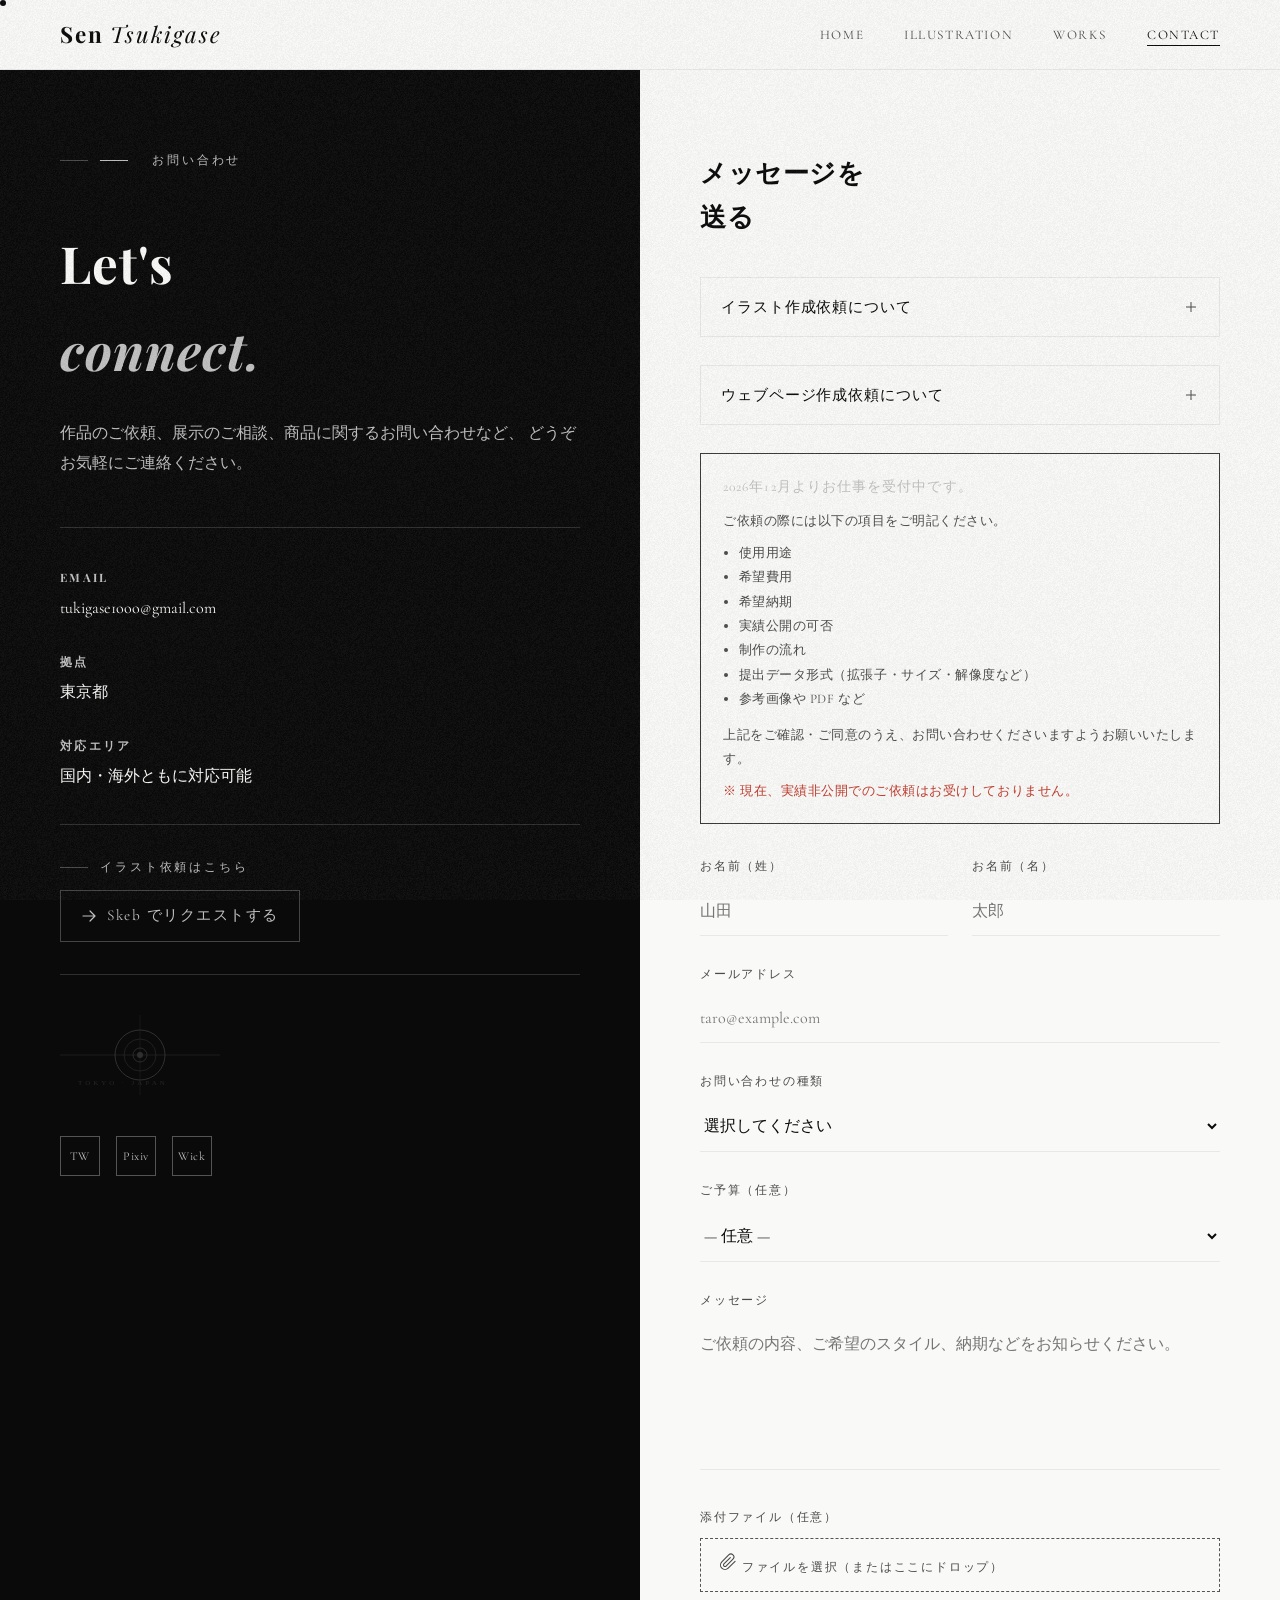
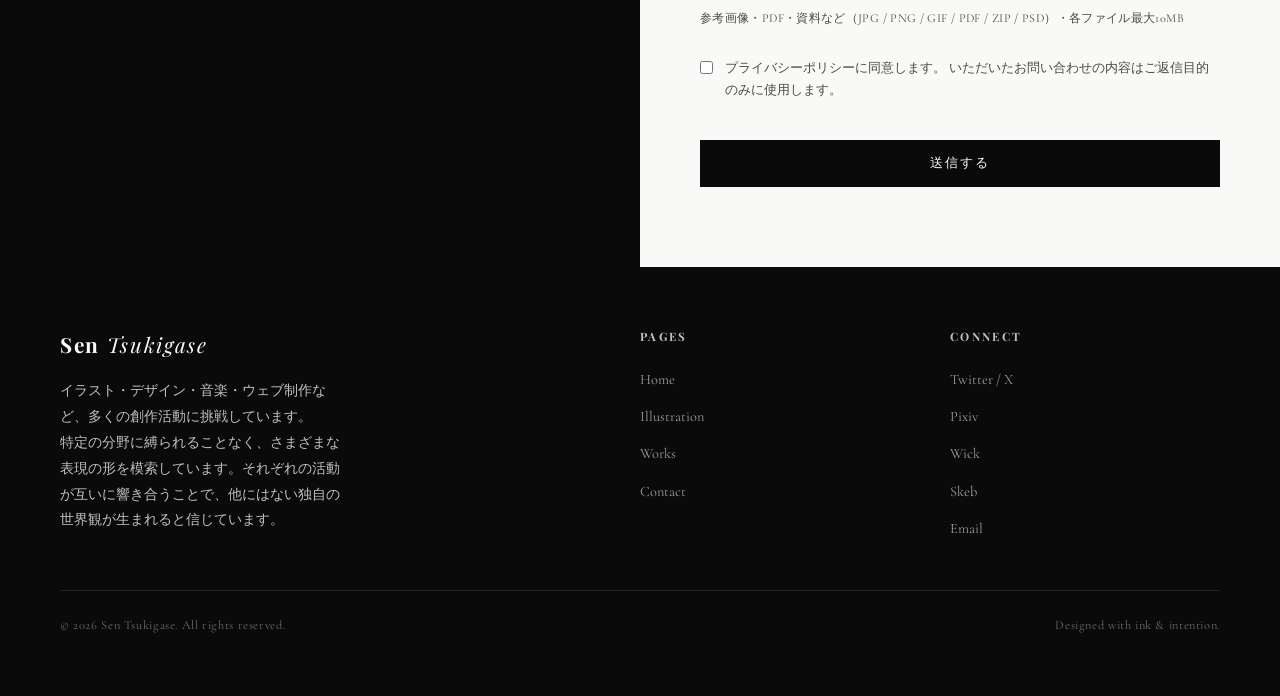
<file: contact.html>
<!DOCTYPE html>
<html lang="ja">
<head>
  <meta charset="UTF-8" />
  <meta name="viewport" content="width=device-width, initial-scale=1.0" />
  <title>Contact — Sen Tsukigase</title>
  <meta name="description" content="作品のご依頼、展示のご相談など、お気軽にご連絡ください。イラスト・ウェブページ作成の依頼を受け付けています。" />
  <meta property="og:type" content="website" />
  <meta property="og:title" content="Contact — Sen Tsukigase" />
  <meta property="og:description" content="作品のご依頼、展示のご相談など、お気軽にご連絡ください。イラスト・ウェブページ作成の依頼を受け付けています。" />
  <meta property="og:site_name" content="Sen Tsukigase" />
  <meta property="og:locale" content="ja_JP" />
  <meta name="twitter:card" content="summary_large_image" />
  <meta name="twitter:site" content="@Tukigase1000" />
  <meta name="twitter:title" content="Contact — Sen Tsukigase" />
  <meta name="twitter:description" content="作品のご依頼、展示のご相談など、お気軽にご連絡ください。イラスト・ウェブページ作成の依頼を受け付けています。" />
  <meta property="og:url" content="https://tukigases-sen.netlify.app/contact.html" />
  <meta property="og:image" content="https://tukigases-sen.netlify.app/images/ogp.jpg" />
  <meta name="twitter:image" content="https://tukigases-sen.netlify.app/images/ogp.jpg" />
  <link rel="preconnect" href="https://fonts.googleapis.com" />
  <link rel="preconnect" href="https://fonts.gstatic.com" crossorigin />
  <link href="https://fonts.googleapis.com/css2?family=Playfair+Display:ital,wght@0,400;0,700;1,400&family=Cormorant+Garamond:ital,wght@0,300;0,400;0,600;1,300;1,400&display=swap" rel="stylesheet" />
  <link rel="stylesheet" href="styles.css" />
  <style>
    .success-message {
      display: none;
      padding: 20px;
      background: #f0f0f0;
      border-left: 3px solid #333;
      margin-top: 24px;
      font-size: 0.9rem;
      letter-spacing: 0.05em;
      color: #444;
    }
    .success-message.visible { display: block; }

    /* ===== WEB INQUIRY ACCORDION ===== */
    .inquiry-accordion {
      border: 1px solid var(--pale);
      margin-bottom: 28px;
    }

    .inquiry-accordion summary {
      display: flex;
      align-items: center;
      justify-content: space-between;
      padding: 16px 20px;
      cursor: pointer;
      font-family: var(--font-serif);
      font-size: 0.95rem;
      letter-spacing: 0.06em;
      color: var(--black);
      list-style: none;
      user-select: none;
      transition: background 0.2s;
    }

    .inquiry-accordion summary::-webkit-details-marker { display: none; }

    .inquiry-accordion summary:hover { background: #f5f5f3; }

    .inquiry-accordion[open] summary { border-bottom: 1px solid var(--pale); }

    .accordion-icon {
      width: 16px;
      height: 16px;
      flex-shrink: 0;
      position: relative;
    }

    .accordion-icon::before,
    .accordion-icon::after {
      content: '';
      position: absolute;
      background: var(--mid);
      transition: transform 0.25s ease, opacity 0.25s ease;
    }

    .accordion-icon::before {
      width: 10px; height: 1px;
      top: 50%; left: 50%;
      transform: translate(-50%, -50%);
    }

    .accordion-icon::after {
      width: 1px; height: 10px;
      top: 50%; left: 50%;
      transform: translate(-50%, -50%);
    }

    .inquiry-accordion[open] .accordion-icon::after {
      transform: translate(-50%, -50%) rotate(90deg);
      opacity: 0;
    }

    .inquiry-accordion-body {
      padding: 24px 20px 20px;
      display: flex;
      flex-direction: column;
      gap: 24px;
    }

    .inquiry-section h4 {
      font-size: 0.72rem;
      letter-spacing: 0.2em;
      text-transform: uppercase;
      color: var(--mid);
      margin-bottom: 10px;
      font-family: var(--font-sans);
      font-weight: 400;
    }

    .inquiry-section p,
    .inquiry-section li {
      font-size: 0.88rem;
      color: var(--dark);
      line-height: 1.75;
      letter-spacing: 0.03em;
    }

    .inquiry-section ol,
    .inquiry-section ul {
      padding-left: 1.4em;
    }

    .inquiry-section li { margin-bottom: 4px; }

    .inquiry-section .note-list {
      list-style: none;
      padding-left: 0;
    }

    .inquiry-section .note-list li::before {
      content: '※ ';
      color: var(--mid);
    }

    .etc-note {
      text-align: right;
      font-size: 0.78rem;
      color: var(--mid);
      letter-spacing: 0.1em;
      margin-top: 4px;
    }

    /* ===== FILE UPLOAD ===== */
    .file-upload-label {
      display: flex;
      align-items: center;
      gap: 10px;
      padding: 14px 18px;
      border: 1px dashed #555;
      cursor: pointer;
      font-family: var(--font-sans);
      font-size: 0.84rem;
      color: var(--mid);
      letter-spacing: 0.04em;
      transition: border-color 0.2s, color 0.2s, background 0.2s;
      user-select: none;
    }
    .file-upload-label:hover,
    .file-upload-label.drag-over {
      border-color: var(--light);
      color: var(--light);
      background: rgba(255,255,255,0.03);
    }
    .file-upload-label.has-files {
      border-color: #888;
      color: var(--light);
    }
    .file-list {
      display: flex;
      flex-direction: column;
      gap: 6px;
      margin-top: 8px;
    }
    .file-item {
      display: flex;
      align-items: center;
      gap: 10px;
      padding: 9px 14px;
      border: 1px solid #3a3a3a;
      font-size: 0.82rem;
    }
    .file-item-icon { color: #666; flex-shrink: 0; }
    .file-item-name {
      flex: 1;
      color: var(--light);
      overflow: hidden;
      text-overflow: ellipsis;
      white-space: nowrap;
      letter-spacing: 0.02em;
    }
    .file-item-size {
      color: var(--mid);
      font-size: 0.74rem;
      flex-shrink: 0;
      letter-spacing: 0.03em;
    }
    .file-item-remove {
      background: none;
      border: none;
      color: #666;
      cursor: pointer;
      font-size: 1rem;
      line-height: 1;
      padding: 0 2px;
      flex-shrink: 0;
      transition: color 0.15s;
    }
    .file-item-remove:hover { color: #ccc; }
  </style>
</head>
<body>

  <!-- ===== HEADER ===== -->
  <header>
    <a href="index.html" class="logo">Sen <span>Tsukigase</span></a>
    <nav>
      <ul>
        <li><a href="index.html">Home</a></li>
        <li><a href="illustration.html">Illustration</a></li>
        <li><a href="works.html">Works</a></li>
        <li><a href="contact.html" class="active">Contact</a></li>
      </ul>
    </nav>
  </header>

  <main>

    <div class="contact-layout">

      <!-- LEFT: INFO -->
      <div class="contact-info" data-reveal="left">
        <p class="section-label" style="color:var(--light);">
          <span style="display:inline-block;width:28px;height:1px;background:var(--light);vertical-align:middle;margin-right:12px;"></span>
          お問い合わせ
        </p>
        <h1>Let's<br><em style="font-style:italic;color:var(--light);">connect.</em></h1>
        <p>
          作品のご依頼、展示のご相談、商品に関するお問い合わせなど、
          どうぞお気軽にご連絡ください。
        </p>

        <div class="divider-h"></div>

        <div class="contact-detail">
          <div class="contact-detail-item">
            <h4>Email</h4>
            <p>tukigase1ooo@gmail.com</p>
          </div>
          <div class="contact-detail-item">
            <h4>拠点</h4>
            <p>東京都</p>
          </div>
          <div class="contact-detail-item">
            <h4>対応エリア</h4>
            <p>国内・海外ともに対応可能</p>
          </div>
        </div>

        <div class="divider-h"></div>

        <!-- Skeb -->
        <div style="margin-bottom: 8px;">
          <p class="section-label" style="color:var(--light);margin-bottom:12px;">イラスト依頼はこちら</p>
          <a href="https://skeb.jp/@TukiTuki1000" target="_blank" rel="noopener noreferrer"
            style="display:inline-flex;align-items:center;gap:10px;padding:12px 20px;border:1px solid #444;color:var(--light);font-family:'Cormorant Garamond',serif;font-size:0.95rem;letter-spacing:0.1em;text-decoration:none;transition:border-color 0.2s,color 0.2s;"
            onmouseover="this.style.borderColor='#aaa';this.style.color='#fff'"
            onmouseout="this.style.borderColor='#444';this.style.color=''">
            <svg width="16" height="16" viewBox="0 0 16 16" fill="none" xmlns="http://www.w3.org/2000/svg">
              <path d="M2 8 L14 8 M9 3 L14 8 L9 13" stroke="currentColor" stroke-width="1.2" stroke-linecap="round" stroke-linejoin="round"/>
            </svg>
            Skeb でリクエストする
          </a>
        </div>

        <div class="divider-h"></div>

        <!-- Decorative illustration -->
        <svg width="160" height="80" viewBox="0 0 160 80" xmlns="http://www.w3.org/2000/svg" style="opacity:0.3;margin-top:8px;">
          <line x1="0" y1="40" x2="160" y2="40" stroke="#888" stroke-width="0.5"/>
          <circle cx="80" cy="40" r="25" fill="none" stroke="#888" stroke-width="1"/>
          <circle cx="80" cy="40" r="16" fill="none" stroke="#666" stroke-width="0.8"/>
          <circle cx="80" cy="40" r="7" fill="none" stroke="#777" stroke-width="1"/>
          <line x1="80" y1="0" x2="80" y2="80" stroke="#666" stroke-width="0.5"/>
          <circle cx="80" cy="40" r="3" fill="#888"/>
          <text x="18" y="70" font-family="serif" font-size="7" fill="#666" letter-spacing="3">TOKYO · JAPAN</text>
        </svg>

        <div class="social-links" style="margin-top:32px;">
          <a href="https://x.com/Tukigase1000" target="_blank" rel="noopener noreferrer" class="social-link">TW</a>
          <a href="https://www.pixiv.net/users/48445663" target="_blank" rel="noopener noreferrer" class="social-link">Pixiv</a>
          <a href="https://wick-share.com/sns/share/i3G26Jcv" target="_blank" rel="noopener noreferrer" class="social-link">Wick</a>
        </div>
      </div>

      <!-- RIGHT: FORM -->
      <div class="contact-form" data-reveal="right">
        <h2>メッセージを<br>送る</h2>

        <!-- イラスト作成依頼 アコーディオン -->
        <details class="inquiry-accordion">
          <summary>
            イラスト作成依頼について
            <span class="accordion-icon"></span>
          </summary>
          <div class="inquiry-accordion-body">

            <div class="inquiry-section">
              <h4>現在の基本料金</h4>
              <p id="illustPriceBase">¥50,000 〜</p>
              <p id="illustPriceCommercial" style="margin-top:6px;font-size:0.82rem;color:var(--mid);">商用利用の場合は基本料金の 30〜50% を追加いただきます。</p>
              <p style="margin-top:4px;font-size:0.78rem;color:var(--mid);">※ 費用は予告なく変更する場合があります。</p>
            </div>

            <div class="inquiry-section">
              <h4>ご依頼の流れ</h4>
              <ol>
                <li>お問い合わせ</li>
                <li>依頼内容確認及び見積り</li>
                <li>ご入金</li>
                <li>ラフ確認（修正2回まで無料）</li>
                <li>納品</li>
                <li>ご確認後修正を行い完了</li>
              </ol>
            </div>

            <div class="inquiry-section">
              <h4>受付中の依頼</h4>
              <ul>
                <li>背景なしイラスト</li>
                <li>SD（ミニキャラ）イラスト</li>
                <li>背景付きイラスト</li>
                <li>キャラクターデザイン</li>
              </ul>
              <p class="etc-note">など</p>
              <p style="margin-top:8px;font-size:0.82rem;color:var(--mid);">一次創作・二次創作どちらもお受けしております。</p>
            </div>

            <div class="inquiry-section">
              <h4>オプション</h4>
              <ul>
                <li>表情差分</li>
                <li>PSD納品</li>
                <li>著作権譲渡</li>
                <li>3回目以降の修正</li>
              </ul>
              <p class="etc-note">など</p>
            </div>

            <div class="inquiry-section">
              <h4>注意事項</h4>
              <ul class="note-list">
                <li>ご利用用途の記載をお願いします。</li>
                <li>実績として掲載することが問題のない依頼しかお受けしておりません。</li>
                <li>確認の連絡に対して返信が遅い場合、納品が遅れることがあります。</li>
                <li>費用は予告なく変更する場合があります。</li>
              </ul>
            </div>

          </div>
        </details>

        <!-- ウェブページ作成依頼 アコーディオン -->
        <details class="inquiry-accordion">
          <summary>
            ウェブページ作成依頼について
            <span class="accordion-icon"></span>
          </summary>
          <div class="inquiry-accordion-body">

            <div class="inquiry-section">
              <h4>現在の基本料金</h4>
              <p id="webPriceBase">¥30,000 〜 ¥50,000</p>
              <p style="margin-top:4px;font-size:0.78rem;color:var(--mid);">※ 費用は予告なく変更する場合があります。</p>
            </div>

            <div class="inquiry-section">
              <h4>ご依頼の流れ</h4>
              <ol>
                <li>お問い合わせ</li>
                <li>依頼内容確認及び見積り</li>
                <li>ドメインの決定</li>
                <li>ご入金</li>
                <li>仮作成</li>
                <li>納品</li>
                <li>ご確認後修正を行い完了</li>
              </ol>
            </div>

            <div class="inquiry-section">
              <h4>受付中の依頼</h4>
              <ul>
                <li>イラストレーター様などのウェブサイト</li>
                <li>VTuber様などの紹介用ウェブサイト</li>
                <li>商品の販売サイト</li>
              </ul>
              <p class="etc-note">など</p>
            </div>

            <div class="inquiry-section">
              <h4>注意事項</h4>
              <ul class="note-list">
                <li>ご利用用途の記載をお願いします。</li>
                <li>実績として掲載することが問題のない依頼しかお受けしておりません。</li>
                <li>確認の連絡に対して返信が遅い場合、納品が遅れることがあります。</li>
                <li>費用は予告なく変更する場合があります。</li>
              </ul>
            </div>

          </div>
        </details>

        <div style="border:1px solid #3a3a3a;padding:20px 22px;margin-bottom:32px;font-size:0.82rem;line-height:1.85;color:var(--mid);letter-spacing:0.04em;">
          <p style="margin:0 0 10px;color:var(--light);font-size:0.85rem;letter-spacing:0.08em;" id="recruitMsg"></p>
          <p style="margin:0 0 8px;">ご依頼の際には以下の項目をご明記ください。</p>
          <ul style="margin:0 0 12px;padding-left:1.2em;list-style:disc;">
            <li>使用用途</li>
            <li>希望費用</li>
            <li>希望納期</li>
            <li>実績公開の可否</li>
            <li>制作の流れ</li>
            <li>提出データ形式（拡張子・サイズ・解像度など）</li>
            <li>参考画像や PDF など</li>
          </ul>
          <p style="margin:0 0 8px;">上記をご確認・ご同意のうえ、お問い合わせくださいますようお願いいたします。</p>
          <p style="margin:0;color:#c0392b;font-size:0.8rem;">※ 現在、実績非公開でのご依頼はお受けしておりません。</p>
        </div>

        <form id="contactForm" name="contact" method="POST" enctype="multipart/form-data" data-netlify="true" netlify-honeypot="bot-field" novalidate>
          <input type="hidden" name="form-name" value="contact" />
          <p style="display:none;"><input name="bot-field" /></p>

          <div class="form-row">
            <div class="form-group">
              <label for="firstName">お名前（姓）</label>
              <input type="text" id="firstName" name="firstName" placeholder="山田" required />
            </div>
            <div class="form-group">
              <label for="lastName">お名前（名）</label>
              <input type="text" id="lastName" name="lastName" placeholder="太郎" required />
            </div>
          </div>

          <div class="form-group">
            <label for="email">メールアドレス</label>
            <input type="email" id="email" name="email" placeholder="taro@example.com" required />
          </div>

          <div class="form-group">
            <label for="subject">お問い合わせの種類</label>
            <select id="subject" name="subject" required>
              <option value="" disabled selected>選択してください</option>
              <option value="イラスト制作のご依頼">イラスト制作のご依頼</option>
              <option value="ウェブページ作成のご依頼">ウェブページ作成のご依頼</option>
              <option value="展示・コラボのご相談">展示・コラボのご相談</option>
              <option value="商品・購入について">商品・購入について</option>
              <option value="取材・メディア掲載">取材・メディア掲載</option>
              <option value="その他">その他</option>
            </select>
          </div>

          <div class="form-group">
            <label for="budget">ご予算（任意）</label>
            <select id="budget" name="budget">
              <option value="" disabled selected>— 任意 —</option>
              <option value="¥10,000 〜 ¥30,000">¥10,000 〜 ¥30,000</option>
              <option value="¥30,000 〜 ¥50,000">¥30,000 〜 ¥50,000</option>
              <option value="¥50,000 〜 ¥100,000">¥50,000 〜 ¥100,000</option>
              <option value="¥100,000 〜">¥100,000 〜</option>
            </select>
          </div>

          <div class="form-group">
            <label for="message">メッセージ</label>
            <textarea id="message" name="message" placeholder="ご依頼の内容、ご希望のスタイル、納期などをお知らせください。" required style="height:150px;"></textarea>
          </div>

          <div class="form-group">
            <label for="attachment">添付ファイル（任意）</label>
            <label for="attachment" class="file-upload-label" id="fileLabel">
              <svg width="18" height="18" viewBox="0 0 24 24" fill="none" stroke="currentColor" stroke-width="1.5" stroke-linecap="round" stroke-linejoin="round" aria-hidden="true"><path d="M21.44 11.05l-9.19 9.19a6 6 0 0 1-8.49-8.49l9.19-9.19a4 4 0 0 1 5.66 5.66l-9.2 9.19a2 2 0 0 1-2.83-2.83l8.49-8.48"/></svg>
              <span id="fileLabelText">ファイルを選択（またはここにドロップ）</span>
            </label>
            <input type="file" id="attachment" name="attachment" accept=".jpg,.jpeg,.png,.gif,.pdf,.zip,.psd" multiple style="position:absolute;width:1px;height:1px;opacity:0;overflow:hidden;" aria-label="添付ファイル" />
            <div id="fileList" class="file-list"></div>
            <p style="font-size:0.76rem;color:var(--mid);margin-top:6px;letter-spacing:0.03em;">参考画像・PDF・資料など（JPG / PNG / GIF / PDF / ZIP / PSD）・各ファイル最大10MB</p>
          </div>

          <div class="form-group" style="display:flex;align-items:flex-start;gap:12px;">
            <input type="checkbox" id="agree" name="agree" style="width:auto;margin-top:4px;" required />
            <label for="agree" style="text-transform:none;letter-spacing:0;font-size:0.82rem;color:var(--mid);cursor:pointer;">
              プライバシーポリシーに同意します。
              いただいたお問い合わせの内容はご返信目的のみに使用します。
            </label>
          </div>

          <button type="submit" class="btn btn-fill" style="width:100%;text-align:center;">
            送信する
          </button>

          <div class="success-message" id="successMsg">
            ありがとうございます。メッセージを受け付けました。
          </div>

        </form>
      </div>
    </div>

  </main>

  <!-- ===== FOOTER ===== -->
  <footer>
    <div class="footer-inner">
      <div class="footer-brand">
        <a href="index.html" class="logo">Sen <span>Tsukigase</span></a>
        <p>イラスト・デザイン・音楽・ウェブ制作など、多くの創作活動に挑戦しています。</p>
        <p>特定の分野に縛られることなく、さまざまな表現の形を模索しています。それぞれの活動が互いに響き合うことで、他にはない独自の世界観が生まれると信じています。</p>
      </div>
      <div class="footer-col">
        <h4>Pages</h4>
        <ul>
          <li><a href="index.html">Home</a></li>
          <li><a href="illustration.html">Illustration</a></li>
          <li><a href="works.html">Works</a></li>
          <li><a href="contact.html">Contact</a></li>
        </ul>
      </div>
      <div class="footer-col">
        <h4>Connect</h4>
        <ul>
          <li><a href="https://x.com/Tukigase1000" target="_blank" rel="noopener noreferrer">Twitter / X</a></li>
          <li><a href="https://www.pixiv.net/users/48445663" target="_blank" rel="noopener noreferrer">Pixiv</a></li>
          <li><a href="https://wick-share.com/sns/share/i3G26Jcv" target="_blank" rel="noopener noreferrer">Wick</a></li>
          <li><a href="https://skeb.jp/@TukiTuki1000" target="_blank" rel="noopener noreferrer">Skeb</a></li>
          <li><a href="contact.html">Email</a></li>
        </ul>
      </div>
    </div>
    <div class="footer-bottom">
      <p>&copy; <span class="copyright-year">2026</span> Sen Tsukigase. All rights reserved.</p>
      <p>Designed with ink &amp; intention.</p>
    </div>
  </footer>

  <script src="reveal.js" defer></script>
  <script src="interactions.js" defer></script>
  <script>
    fetch('data/pricing.json')
      .then(r => r.ok ? r.json() : null)
      .then(data => {
        if (!data) return;
        if (data.illustration) {
          const base = document.getElementById('illustPriceBase');
          if (base && data.illustration.base) base.textContent = data.illustration.base;
          const comm = document.getElementById('illustPriceCommercial');
          if (comm && data.illustration.commercial_note) comm.textContent = data.illustration.commercial_note;
        }
        if (data.web) {
          const base = document.getElementById('webPriceBase');
          if (base && data.web.base) base.textContent = data.web.base;
        }
      })
      .catch(() => {});
  </script>
  <script>
    const now = new Date();
    document.getElementById('recruitMsg').textContent =
      now.getFullYear() + '年' + (now.getMonth() + 1) + '月よりお仕事を受付中です。';

    const form = document.getElementById('contactForm');
    const successMsg = document.getElementById('successMsg');
    const fileInput = document.getElementById('attachment');
    const fileLabel = document.getElementById('fileLabel');
    const fileLabelText = document.getElementById('fileLabelText');
    const fileList = document.getElementById('fileList');

    function formatSize(bytes) {
      if (bytes < 1024) return bytes + ' B';
      if (bytes < 1024 * 1024) return (bytes / 1024).toFixed(1) + ' KB';
      return (bytes / (1024 * 1024)).toFixed(1) + ' MB';
    }

    function renderFileList() {
      const files = fileInput.files;
      fileList.innerHTML = '';
      if (!files || files.length === 0) {
        fileLabelText.textContent = 'ファイルを選択（またはここにドロップ）';
        fileLabel.classList.remove('has-files');
        return;
      }
      fileLabelText.textContent = 'さらにファイルを追加';
      fileLabel.classList.add('has-files');
      Array.from(files).forEach((file, i) => {
        const item = document.createElement('div');
        item.className = 'file-item';
        item.innerHTML =
          '<svg class="file-item-icon" width="14" height="14" viewBox="0 0 24 24" fill="none" stroke="currentColor" stroke-width="1.5" stroke-linecap="round" stroke-linejoin="round" aria-hidden="true"><path d="M21.44 11.05l-9.19 9.19a6 6 0 0 1-8.49-8.49l9.19-9.19a4 4 0 0 1 5.66 5.66l-9.2 9.19a2 2 0 0 1-2.83-2.83l8.49-8.48"/></svg>' +
          '<span class="file-item-name">' + file.name + '</span>' +
          '<span class="file-item-size">' + formatSize(file.size) + '</span>' +
          '<button type="button" class="file-item-remove" data-index="' + i + '" aria-label="' + file.name + ' を削除">×</button>';
        fileList.appendChild(item);
      });
    }

    fileList.addEventListener('click', (e) => {
      const btn = e.target.closest('.file-item-remove');
      if (!btn) return;
      const idx = parseInt(btn.dataset.index);
      const dt = new DataTransfer();
      Array.from(fileInput.files).forEach((f, i) => { if (i !== idx) dt.items.add(f); });
      fileInput.files = dt.files;
      renderFileList();
    });

    fileInput.addEventListener('change', renderFileList);

    fileLabel.addEventListener('dragover', (e) => { e.preventDefault(); fileLabel.classList.add('drag-over'); });
    fileLabel.addEventListener('dragleave', () => fileLabel.classList.remove('drag-over'));
    fileLabel.addEventListener('drop', (e) => {
      e.preventDefault();
      fileLabel.classList.remove('drag-over');
      if (e.dataTransfer.files.length) {
        const dt = new DataTransfer();
        Array.from(fileInput.files).forEach(f => dt.items.add(f));
        Array.from(e.dataTransfer.files).forEach(f => dt.items.add(f));
        fileInput.files = dt.files;
        renderFileList();
      }
    });

    form.addEventListener('submit', async (e) => {
      e.preventDefault();
      if (!form.checkValidity()) {
        form.reportValidity();
        return;
      }
      const btn = form.querySelector('button[type="submit"]');
      btn.textContent = '送信中…';
      btn.disabled = true;

      const formData = new FormData(form);
      if (!formData.get('budget')) formData.set('budget', '未記入');

      try {
        const res = await fetch('contact.html', {
          method: 'POST',
          body: formData
        });

        if (res.ok) {
          form.reset();
          fileInput.files = new DataTransfer().files;
          renderFileList();
          successMsg.classList.add('visible');
          successMsg.scrollIntoView({ behavior: 'smooth', block: 'nearest' });
        } else {
          alert('送信に失敗しました。時間をおいて再度お試しください。');
        }
      } catch {
        alert('送信に失敗しました。通信環境をご確認ください。');
      }

      btn.textContent = '送信する';
      btn.disabled = false;
    });
  </script>

</body>
</html>
</file>
<file: styles.css>
/* ===== RESET & BASE ===== */
*, *::before, *::after {
  box-sizing: border-box;
  margin: 0;
  padding: 0;
}

:root {
  --black: #0a0a0a;
  --dark: #1a1a1a;
  --mid: #4a4a4a;
  --light: #c0c0c0;
  --pale: #e8e8e8;
  --white: #f9f9f7;
  --accent: #2a2a2a;
  --font-serif: 'Playfair Display', 'Georgia', serif;
  --font-sans: 'Cormorant Garamond', 'Times New Roman', serif;
  --transition: 0.3s ease;
}

html {
  scroll-behavior: smooth;
}

body {
  font-family: var(--font-sans);
  background-color: var(--white);
  color: var(--black);
  line-height: 1.7;
  font-size: 16px;
}

a {
  color: inherit;
  text-decoration: none;
}

img {
  display: block;
  max-width: 100%;
}

/* ===== TYPOGRAPHY ===== */
h1, h2, h3, h4 {
  font-family: var(--font-serif);
  font-weight: 700;
  letter-spacing: 0.02em;
}

/* ===== HEADER / NAV ===== */
header {
  position: fixed;
  top: 0;
  left: 0;
  right: 0;
  z-index: 100;
  background-color: var(--white);
  border-bottom: 1px solid var(--pale);
  display: flex;
  align-items: center;
  justify-content: space-between;
  padding: 0 60px;
  height: 70px;
}

.logo {
  font-family: var(--font-serif);
  font-size: 1.4rem;
  font-weight: 700;
  letter-spacing: 0.08em;
  color: var(--black);
}

.logo span {
  font-weight: 300;
  font-style: italic;
}

nav ul {
  list-style: none;
  display: flex;
  gap: 40px;
}

nav a {
  font-size: 0.82rem;
  letter-spacing: 0.12em;
  text-transform: uppercase;
  color: var(--mid);
  transition: color var(--transition);
  position: relative;
}

nav a::after {
  content: '';
  position: absolute;
  bottom: -3px;
  left: 0;
  width: 0;
  height: 1px;
  background: var(--black);
  transition: width var(--transition);
}

nav a:hover,
nav a.active {
  color: var(--black);
}

nav a:hover::after,
nav a.active::after {
  width: 100%;
}

/* ===== MAIN CONTENT ===== */
main {
  padding-top: 70px;
}

/* ===== HERO ===== */
.hero {
  min-height: calc(100vh - 70px);
  display: flex;
  align-items: center;
  justify-content: center;
  position: relative;
  overflow: hidden;
  background-color: var(--white);
}

.hero-bg {
  position: absolute;
  inset: 0;
  background:
    repeating-linear-gradient(
      0deg,
      transparent,
      transparent 60px,
      rgba(0,0,0,0.03) 60px,
      rgba(0,0,0,0.03) 61px
    ),
    repeating-linear-gradient(
      90deg,
      transparent,
      transparent 60px,
      rgba(0,0,0,0.03) 60px,
      rgba(0,0,0,0.03) 61px
    );
}

.hero-content {
  position: relative;
  text-align: center;
  max-width: 800px;
  padding: 40px;
}

.hero-eyebrow {
  font-size: 0.78rem;
  letter-spacing: 0.25em;
  text-transform: uppercase;
  color: var(--mid);
  margin-bottom: 24px;
  display: flex;
  align-items: center;
  justify-content: center;
  gap: 16px;
}

.hero-eyebrow::before,
.hero-eyebrow::after {
  content: '';
  width: 40px;
  height: 1px;
  background: var(--mid);
}

.hero-title {
  font-size: clamp(3rem, 8vw, 6rem);
  line-height: 1.1;
  letter-spacing: -0.01em;
  margin-bottom: 24px;
}

.hero-title em {
  font-style: italic;
  color: var(--mid);
}

.hero-sub {
  font-size: 1rem;
  color: var(--mid);
  letter-spacing: 0.05em;
  margin-bottom: 48px;
  font-family: var(--font-sans);
}

.btn {
  display: inline-block;
  padding: 14px 40px;
  font-size: 0.8rem;
  letter-spacing: 0.15em;
  text-transform: uppercase;
  border: 1px solid var(--black);
  color: var(--black);
  background: transparent;
  cursor: pointer;
  transition: background 0.3s ease, color 0.3s ease, border-color 0.3s ease,
              transform 0.3s ease, box-shadow 0.3s ease;
  font-family: var(--font-sans);
}

.btn:hover {
  background: var(--black);
  color: var(--white);
  transform: translateY(-3px);
  box-shadow: 0 6px 20px rgba(0, 0, 0, 0.18);
}

.btn-fill {
  background: var(--black);
  color: var(--white);
}

.btn-fill:hover {
  background: transparent;
  color: var(--black);
  border-color: var(--black);
  transform: translateY(-3px);
  box-shadow: 0 6px 20px rgba(0, 0, 0, 0.18);
}

/* ===== SECTION ===== */
section {
  padding: 100px 60px;
}

.section-label {
  font-size: 0.72rem;
  letter-spacing: 0.25em;
  text-transform: uppercase;
  color: var(--mid);
  margin-bottom: 16px;
  display: flex;
  align-items: center;
  gap: 12px;
}

.section-label::before {
  content: '';
  width: 28px;
  height: 1px;
  background: var(--mid);
}

.section-title {
  font-size: clamp(1.8rem, 4vw, 2.8rem);
  letter-spacing: -0.01em;
  margin-bottom: 48px;
}

/* ===== ABOUT STRIP ===== */
.about-strip {
  background: var(--black);
  color: var(--white);
  display: grid;
  grid-template-columns: 1fr 1fr;
  gap: 0;
  padding: 0;
}

.about-image {
  background: var(--dark);
  min-height: 500px;
  display: flex;
  align-items: center;
  justify-content: center;
  overflow: hidden;
}

.about-image svg {
  opacity: 0.4;
}

.about-icon-circle {
  width: 220px;
  height: 220px;
  border-radius: 50%;
  object-fit: cover;
  display: block;
  border: 2px solid #2a2a2a;
}

.about-text {
  padding: 80px 60px;
  display: flex;
  flex-direction: column;
  justify-content: center;
}

.about-text .section-label {
  color: var(--light);
}

.about-text .section-label::before {
  background: var(--light);
}

.about-text h2 {
  color: var(--white);
  margin-bottom: 24px;
}

.about-text p {
  color: var(--light);
  line-height: 1.9;
  margin-bottom: 16px;
  font-size: 1rem;
}

.about-text .btn {
  border-color: var(--white);
  color: var(--white);
  margin-top: 24px;
  align-self: flex-start;
}

.about-text .btn:hover {
  background: var(--white);
  color: var(--black);
}

/* ===== FEATURED WORKS ===== */
.featured {
  padding: 100px 60px;
}

.works-grid {
  display: grid;
  grid-template-columns: repeat(3, 1fr);
  gap: 2px;
  margin-top: 48px;
}

.work-item {
  position: relative;
  overflow: hidden;
  background: var(--pale);
  aspect-ratio: 3/4;
  cursor: pointer;
}

.work-item svg {
  width: 100%;
  height: 100%;
  object-fit: cover;
  transition: transform 0.6s ease;
}

.work-overlay {
  position: absolute;
  inset: 0;
  background: rgba(10,10,10,0.7);
  display: flex;
  flex-direction: column;
  align-items: center;
  justify-content: center;
  opacity: 0;
  transition: opacity var(--transition);
  padding: 24px;
  text-align: center;
}

.work-overlay h3 {
  color: var(--white);
  font-size: 1.1rem;
  margin-bottom: 8px;
}

.work-overlay p {
  color: var(--light);
  font-size: 0.82rem;
  letter-spacing: 0.1em;
  text-transform: uppercase;
}

.work-item:hover .work-overlay {
  opacity: 1;
}

.work-item:hover svg {
  transform: scale(1.05);
}

/* ===== TESTIMONIAL ===== */
.testimonial {
  background: var(--pale);
  text-align: center;
  padding: 100px 60px;
}

.testimonial blockquote {
  max-width: 700px;
  margin: 0 auto;
  font-size: clamp(1.3rem, 3vw, 2rem);
  font-family: var(--font-serif);
  font-style: italic;
  line-height: 1.5;
  color: var(--dark);
  margin-bottom: 32px;
}

.testimonial cite {
  font-size: 0.8rem;
  letter-spacing: 0.2em;
  text-transform: uppercase;
  color: var(--mid);
  font-style: normal;
}

/* ===== WORKS PAGE ===== */
.page-hero {
  padding: 80px 60px 60px;
  border-bottom: 1px solid var(--pale);
}

.page-hero h1 {
  font-size: clamp(2.5rem, 6vw, 5rem);
  margin-bottom: 16px;
}

.page-hero p {
  color: var(--mid);
  max-width: 500px;
  font-size: 1rem;
}

.filter-bar {
  padding: 32px 60px;
  display: flex;
  gap: 8px;
  border-bottom: 1px solid var(--pale);
  flex-wrap: wrap;
}

.filter-btn {
  padding: 8px 20px;
  font-size: 0.78rem;
  letter-spacing: 0.12em;
  text-transform: uppercase;
  border: 1px solid var(--pale);
  background: transparent;
  cursor: pointer;
  transition: all var(--transition);
  color: var(--mid);
  font-family: var(--font-sans);
}

.filter-btn:hover,
.filter-btn.active {
  border-color: var(--black);
  color: var(--black);
  background: var(--black);
  color: var(--white);
}

.works-masonry {
  padding: 60px;
  display: grid;
  grid-template-columns: repeat(auto-fill, minmax(300px, 1fr));
  gap: 2px;
}

.masonry-item {
  position: relative;
  overflow: hidden;
  background: var(--pale);
  cursor: pointer;
}

.masonry-item:nth-child(3n+1) { aspect-ratio: 3/4; }
.masonry-item:nth-child(3n+2) { aspect-ratio: 4/3; }
.masonry-item:nth-child(3n)   { aspect-ratio: 1/1; }

.masonry-item svg {
  width: 100%;
  height: 100%;
  transition: transform 0.6s ease;
}

.masonry-overlay {
  position: absolute;
  bottom: 0;
  left: 0;
  right: 0;
  padding: 24px;
  background: linear-gradient(transparent, rgba(0,0,0,0.8));
  transform: translateY(100%);
  transition: transform var(--transition);
}

.masonry-overlay h3 {
  color: var(--white);
  font-size: 1rem;
  margin-bottom: 4px;
}

.masonry-overlay span {
  color: var(--light);
  font-size: 0.75rem;
  letter-spacing: 0.1em;
  text-transform: uppercase;
}

.masonry-item:hover .masonry-overlay {
  transform: translateY(0);
}

.masonry-item:hover svg {
  transform: scale(1.04);
}

/* ===== CONTACT PAGE ===== */
.contact-layout {
  display: grid;
  grid-template-columns: 1fr 1fr;
  min-height: calc(100vh - 70px - 140px);
}

.contact-info {
  padding: 80px 60px;
  background: var(--black);
  color: var(--white);
}

.contact-info h1 {
  font-size: clamp(2rem, 4vw, 3.5rem);
  color: var(--white);
  margin-bottom: 24px;
}

.contact-info p {
  color: var(--light);
  line-height: 1.9;
  margin-bottom: 48px;
}

.contact-detail {
  display: flex;
  flex-direction: column;
  gap: 28px;
  margin-top: 40px;
}

.contact-detail-item h4 {
  font-size: 0.72rem;
  letter-spacing: 0.2em;
  text-transform: uppercase;
  color: var(--light);
  margin-bottom: 6px;
}

.contact-detail-item p {
  color: var(--white);
  font-size: 1rem;
  margin: 0;
}

.divider-h {
  height: 1px;
  background: rgba(255,255,255,0.15);
  margin: 32px 0;
}

.social-links {
  display: flex;
  gap: 16px;
  margin-top: 40px;
}

.social-link {
  width: 40px;
  height: 40px;
  border: 1px solid rgba(255,255,255,0.3);
  display: flex;
  align-items: center;
  justify-content: center;
  color: var(--light);
  font-size: 0.75rem;
  letter-spacing: 0.05em;
  transition: all var(--transition);
}

.social-link:hover {
  border-color: var(--white);
  color: var(--white);
  background: rgba(255,255,255,0.1);
}

.contact-form {
  padding: 80px 60px;
  background: var(--white);
}

.contact-form h2 {
  font-size: 1.6rem;
  margin-bottom: 40px;
}

.form-group {
  margin-bottom: 28px;
}

.form-group label {
  display: block;
  font-size: 0.75rem;
  letter-spacing: 0.15em;
  text-transform: uppercase;
  color: var(--mid);
  margin-bottom: 10px;
}

.form-group input,
.form-group textarea,
.form-group select {
  width: 100%;
  padding: 14px 0;
  border: none;
  border-bottom: 1px solid var(--pale);
  background: transparent;
  font-family: var(--font-sans);
  font-size: 1rem;
  color: var(--black);
  outline: none;
  transition: border-color var(--transition);
  resize: none;
}

.form-group input:focus,
.form-group textarea:focus,
.form-group select:focus {
  border-bottom-color: var(--black);
}

.form-group textarea {
  height: 120px;
}

.form-row {
  display: grid;
  grid-template-columns: 1fr 1fr;
  gap: 24px;
}

/* ===== SHOP PAGE ===== */
.shop-hero {
  padding: 80px 60px 40px;
  display: flex;
  justify-content: space-between;
  align-items: flex-end;
  border-bottom: 1px solid var(--pale);
}

.shop-hero h1 {
  font-size: clamp(2.5rem, 6vw, 5rem);
}

.shop-hero p {
  color: var(--mid);
  max-width: 300px;
  text-align: right;
}

.shop-grid {
  padding: 60px;
  display: grid;
  grid-template-columns: repeat(auto-fill, minmax(280px, 1fr));
  gap: 40px 24px;
}

.product-card {
  cursor: pointer;
}

.product-image {
  background: var(--pale);
  aspect-ratio: 3/4;
  overflow: hidden;
  position: relative;
  margin-bottom: 20px;
}

.product-image svg {
  width: 100%;
  height: 100%;
  transition: transform 0.5s ease;
}

.product-badge {
  position: absolute;
  top: 16px;
  left: 16px;
  background: var(--black);
  color: var(--white);
  font-size: 0.68rem;
  letter-spacing: 0.1em;
  text-transform: uppercase;
  padding: 4px 10px;
}

.product-card:hover .product-image svg {
  transform: scale(1.04);
}

.product-info h3 {
  font-family: var(--font-serif);
  font-size: 1.1rem;
  margin-bottom: 6px;
}

.product-meta {
  display: flex;
  justify-content: space-between;
  align-items: center;
  margin-top: 12px;
}

.product-price {
  font-size: 1.1rem;
  font-weight: 700;
  color: var(--dark);
}

.product-type {
  font-size: 0.72rem;
  letter-spacing: 0.12em;
  text-transform: uppercase;
  color: var(--mid);
}

.add-to-cart {
  width: 100%;
  padding: 12px;
  margin-top: 14px;
  border: 1px solid var(--black);
  background: transparent;
  font-family: var(--font-sans);
  font-size: 0.78rem;
  letter-spacing: 0.12em;
  text-transform: uppercase;
  cursor: pointer;
  transition: all var(--transition);
  color: var(--black);
}

.add-to-cart:hover {
  background: var(--black);
  color: var(--white);
}

/* ===== CART BAR ===== */
.cart-bar {
  position: fixed;
  bottom: 0;
  left: 0;
  right: 0;
  background: var(--black);
  color: var(--white);
  padding: 16px 60px;
  display: flex;
  align-items: center;
  justify-content: space-between;
  transform: translateY(100%);
  transition: transform var(--transition);
  z-index: 90;
}

.cart-bar.visible {
  transform: translateY(0);
}

.cart-info {
  font-size: 0.85rem;
  letter-spacing: 0.05em;
}

.cart-actions {
  display: flex;
  gap: 16px;
}

.cart-btn {
  padding: 10px 28px;
  font-size: 0.78rem;
  letter-spacing: 0.12em;
  text-transform: uppercase;
  border: 1px solid rgba(255,255,255,0.4);
  background: transparent;
  color: var(--white);
  cursor: pointer;
  font-family: var(--font-sans);
  transition: all var(--transition);
}

.cart-btn:hover {
  border-color: var(--white);
  background: rgba(255,255,255,0.1);
}

.cart-btn.primary {
  background: var(--white);
  color: var(--black);
  border-color: var(--white);
}

.cart-btn.primary:hover {
  background: var(--pale);
}

/* ===== FOOTER ===== */
footer {
  background: var(--black);
  color: var(--white);
  padding: 60px;
}

.footer-inner {
  display: grid;
  grid-template-columns: 2fr 1fr 1fr;
  gap: 40px;
  margin-bottom: 48px;
}

.footer-brand .logo {
  color: var(--white);
  font-size: 1.3rem;
  display: block;
  margin-bottom: 16px;
}

.footer-brand p {
  color: var(--light);
  font-size: 0.9rem;
  line-height: 1.8;
  max-width: 280px;
}

.footer-col h4 {
  font-size: 0.72rem;
  letter-spacing: 0.2em;
  text-transform: uppercase;
  color: var(--light);
  margin-bottom: 20px;
}

.footer-col ul {
  list-style: none;
  display: flex;
  flex-direction: column;
  gap: 10px;
}

.footer-col a {
  color: rgba(255,255,255,0.6);
  font-size: 0.9rem;
  transition: color var(--transition);
}

.footer-col a:hover {
  color: var(--white);
}

.footer-bottom {
  border-top: 1px solid rgba(255,255,255,0.1);
  padding-top: 24px;
  display: flex;
  justify-content: space-between;
  align-items: center;
}

.footer-bottom p {
  color: rgba(255,255,255,0.4);
  font-size: 0.78rem;
  letter-spacing: 0.05em;
}

/* ===== DECORATIVE ===== */
.ornament {
  display: flex;
  align-items: center;
  justify-content: center;
  gap: 16px;
  color: var(--light);
  margin: 48px 0;
}

.ornament::before,
.ornament::after {
  content: '';
  flex: 1;
  max-width: 120px;
  height: 1px;
  background: var(--pale);
}

/* ===== RESPONSIVE ===== */
@media (max-width: 900px) {
  header { padding: 0 24px; }
  nav ul { gap: 20px; }

  section,
  .featured,
  .works-masonry,
  .shop-grid { padding: 60px 24px; }

  .about-strip { grid-template-columns: 1fr; }
  .about-image { min-height: 300px; }
  .about-text { padding: 48px 24px; }

  .contact-layout { grid-template-columns: 1fr; }
  .contact-info,
  .contact-form { padding: 48px 24px; }
  .form-row { grid-template-columns: 1fr; }

  .shop-hero { flex-direction: column; align-items: flex-start; padding: 48px 24px 24px; }
  .shop-hero p { text-align: left; max-width: none; margin-top: 12px; }

  .cart-bar { padding: 16px 24px; }

  .footer-inner { grid-template-columns: 1fr 1fr; }
  footer { padding: 40px 24px; }

  .page-hero,
  .filter-bar { padding-left: 24px; padding-right: 24px; }

  .works-grid { grid-template-columns: 1fr 1fr; }
  .footer-bottom { flex-direction: column; gap: 8px; text-align: center; }
}

@media (max-width: 600px) {
  header { height: 56px; }
  main { padding-top: 56px; }
  nav ul { gap: 14px; }
  nav a { font-size: 0.72rem; }
  .logo { font-size: 1.1rem; }
  .works-grid { grid-template-columns: 1fr; }
  .footer-inner { grid-template-columns: 1fr; }
}

/* ===== IMAGE SUPPORT ===== */
.masonry-item img,
.work-item img {
  width: 100%;
  height: 115%;
  object-fit: cover;
  display: block;
  position: relative;
  top: -7.5%;
  will-change: transform;
}

.work-placeholder {
  width: 100%;
  height: 100%;
  min-height: 200px;
  background: var(--pale);
  display: flex;
  align-items: center;
  justify-content: center;
  position: relative;
  overflow: hidden;
}

.work-placeholder::before {
  content: '';
  position: absolute;
  inset: 0;
  background: repeating-linear-gradient(
    45deg,
    transparent,
    transparent 24px,
    rgba(0, 0, 0, 0.03) 24px,
    rgba(0, 0, 0, 0.03) 25px
  );
}

.work-placeholder span {
  font-family: var(--font-serif);
  font-size: 0.72rem;
  letter-spacing: 0.2em;
  text-transform: uppercase;
  color: var(--mid);
  font-style: italic;
  position: relative;
  text-align: center;
  padding: 16px 24px;
}

/* ===== HERO INK SPLATTERS ===== */
.hero-ink {
  position: absolute;
  inset: 0;
  width: 100%;
  height: 100%;
  pointer-events: none;
  z-index: 0;
}

.ink-blob {
  transform-box: fill-box;
  transform-origin: center;
  opacity: 0;
  transform: scale(0);
}

.hero-ink.ink-active .ink-blob {
  animation: ink-splat 1.6s cubic-bezier(0.25, 1, 0.5, 1) forwards;
}

@keyframes ink-splat {
  0%   { opacity: 0; transform: scale(0); }
  40%  { opacity: 0.85; }
  100% { opacity: 1; transform: scale(1); }
}

@media (prefers-reduced-motion: reduce) {
  .hero-ink.ink-active .ink-blob {
    animation: none;
    opacity: 1;
    transform: scale(1);
  }
}

/* ===== HERO TITLE SPLIT ===== */
.hero-title .t-line {
  display: block;
  overflow: hidden;
  padding-bottom: 0.06em;
}

.hero-title .t-word {
  display: block;
  opacity: 0;
  transform: translateY(112%);
}

.hero-title.title-revealed .t-line:nth-child(1) .t-word {
  animation: hero-line-in 1.1s cubic-bezier(0.16, 1, 0.3, 1) forwards;
}

.hero-title.title-revealed .t-line:nth-child(2) .t-word {
  animation: hero-line-in 1.1s cubic-bezier(0.16, 1, 0.3, 1) 0.22s forwards;
}

@keyframes hero-line-in {
  to { opacity: 1; transform: translateY(0); }
}

@media (prefers-reduced-motion: reduce) {
  .hero-title .t-word {
    opacity: 1 !important;
    transform: none !important;
    animation: none !important;
  }
}

/* ===== SCROLL REVEAL ===== */
html { overflow-x: hidden; }

[data-reveal] {
  opacity: 0;
  transition: opacity 2.6s cubic-bezier(0.22, 0.61, 0.36, 1),
              transform 2.6s cubic-bezier(0.22, 0.61, 0.36, 1);
}

[data-reveal="up"]    { transform: translateY(48px); }
[data-reveal="left"]  { transform: translateX(-90px); }
[data-reveal="right"] { transform: translateX(90px); }
[data-reveal="fade"]  { transform: none; }

[data-reveal].revealed {
  opacity: 1;
  transform: none;
}

@media (prefers-reduced-motion: reduce) {
  [data-reveal] { opacity: 1 !important; transform: none !important; transition: none !important; }
}

/* ===== SCROLL PROGRESS ===== */
.scroll-progress {
  position: fixed;
  top: 0; left: 0;
  height: 2px;
  width: 0;
  background: var(--black);
  z-index: 200;
  pointer-events: none;
  transition: width 0.08s linear;
}

/* ===== PAGE CURTAIN ===== */
.page-curtain {
  position: fixed;
  inset: 0;
  background: var(--black);
  z-index: 99997;
  pointer-events: none;
  will-change: transform;
}

/* ===== 3D CARD SHINE ===== */
.card-shine {
  position: absolute;
  inset: 0;
  pointer-events: none;
  z-index: 1;
}

/* ===== CUSTOM SCROLLBAR ===== */
::-webkit-scrollbar       { width: 4px; }
::-webkit-scrollbar-track { background: transparent; }
::-webkit-scrollbar-thumb { background: var(--pale); border-radius: 2px; }
::-webkit-scrollbar-thumb:hover { background: var(--mid); }

/* ===== FILM GRAIN ===== */
.grain-overlay {
  position: fixed;
  inset: 0;
  pointer-events: none;
  z-index: 99996;
  opacity: 0.038;
  background-repeat: repeat;
  background-size: 180px 180px;
  animation: grain-shift 0.4s steps(1) infinite;
}

@keyframes grain-shift {
  0%   { background-position: 0 0; }
  25%  { background-position: -35px 20px; }
  50%  { background-position: 20px -30px; }
  75%  { background-position: -20px -20px; }
}

/* ===== HEADER GLASS SCROLL ===== */
header {
  transition: height 0.4s ease, background-color 0.4s ease,
              box-shadow 0.4s ease, border-bottom-color 0.4s ease;
}

header.scrolled {
  height: 54px;
  background-color: rgba(249, 249, 247, 0.80);
  backdrop-filter: blur(14px);
  -webkit-backdrop-filter: blur(14px);
  box-shadow: 0 1px 28px rgba(0, 0, 0, 0.07);
  border-bottom-color: transparent;
}

@media (max-width: 600px) {
  header.scrolled { height: 46px; }
}

/* ===== INK DROP ===== */
.ink-drop {
  position: fixed;
  width: 10px;
  height: 10px;
  margin: -5px 0 0 -5px;
  border-radius: 50%;
  background: #fff;
  pointer-events: none;
  z-index: 99995;
  mix-blend-mode: difference;
  animation: ink-bloom 0.7s cubic-bezier(0.25, 0.46, 0.45, 0.94) forwards;
}

@keyframes ink-bloom {
  0%   { transform: scale(0);  opacity: 0.5; }
  55%  { transform: scale(7);  opacity: 0.1; }
  100% { transform: scale(10); opacity: 0;   }
}

/* ===== CUSTOM CURSOR ===== */
@media (pointer: fine) {
  * { cursor: none !important; }

  .cursor-dot {
    position: fixed;
    top: 0; left: 0;
    width: 6px; height: 6px;
    background: #fff;
    border-radius: 50%;
    pointer-events: none;
    z-index: 99999;
    will-change: transform;
    transition: opacity 0.3s;
    mix-blend-mode: difference;
  }

  .cursor-ring {
    position: fixed;
    top: 0; left: 0;
    width: 32px; height: 32px;
    border: 1px solid #fff;
    border-radius: 50%;
    pointer-events: none;
    z-index: 99998;
    will-change: transform;
    transition: opacity 0.3s;
    mix-blend-mode: difference;
  }
}

/* ===== PIANO INTRO ===== */
#piano-intro {
  position: fixed;
  inset: 0;
  z-index: 9999;
  background: #0a0a0a;
  display: flex;
  align-items: center;
  justify-content: center;
  animation: piIn 1.4s ease-out forwards;
  cursor: pointer;
}

#piano-intro.pi-out {
  animation: piOut 1.3s ease-in forwards;
  pointer-events: none;
}

@keyframes piIn {
  from { opacity: 0; transform: scale(0.97); }
  to   { opacity: 1; transform: scale(1); }
}

@keyframes piOut {
  from { opacity: 1; }
  to   { opacity: 0; }
}

.pi-scene {
  text-align: center;
  padding: 0 24px;
  max-width: 480px;
  width: 100%;
}

.pi-over-label {
  font-size: 0.7rem;
  letter-spacing: 0.3em;
  text-transform: uppercase;
  color: #444;
  margin-bottom: 14px;
  animation: piSlideIn 1.1s ease-out 0.5s both;
}

.pi-name {
  font-family: 'Playfair Display', Georgia, serif;
  font-size: clamp(1.6rem, 5vw, 2.8rem);
  font-weight: 700;
  color: #f9f9f7;
  letter-spacing: 0.06em;
  margin-bottom: 28px;
  animation: piSlideIn 1.1s ease-out 0.7s both;
}

.pi-name em {
  font-style: italic;
  font-weight: 300;
  color: #888;
}

@keyframes piSlideIn {
  from { opacity: 0; transform: translateY(6px) scale(0.98); }
  to   { opacity: 1; transform: translateY(0)   scale(1); }
}

.pi-stage {
  position: relative;
  display: inline-block;
  animation: piSlideIn 1.1s ease-out 0.9s both;
}

.pi-notes {
  position: absolute;
  inset: 0;
  pointer-events: none;
  overflow: visible;
}

.pi-note {
  position: absolute;
  top: 18%;
  left: var(--nx, 50%);
  color: rgba(255, 255, 255, 0.65);
  font-size: 1.3rem;
  opacity: 0;
  animation: noteFloat 2.2s ease-out var(--nd, 0s) 1 forwards;
}

@keyframes noteFloat {
  0%   { opacity: 0;   transform: translateY(0); }
  15%  { opacity: 0.7; }
  60%  { opacity: 0.4; }
  100% { opacity: 0;   transform: translateY(-90px); }
}

.pi-svg {
  display: block;
  width: min(424px, 92vw);
  height: auto;
  filter: drop-shadow(0 6px 20px rgba(0, 0, 0, 0.7));
}

@keyframes wKeyPress {
  0%, 100% { transform: translateY(0);   fill: #e8e8e8; }
  30%, 65%  { transform: translateY(6px); fill: #c8c8c8; }
}

@keyframes bKeyPress {
  0%, 100% { transform: translateY(0);   fill: #1a1a1a; }
  30%, 65%  { transform: translateY(4px); fill: #383838; }
}

/* Melody: C E G A F D B C, with black key accents */
.pk-w1 rect { animation: wKeyPress 0.55s ease-in-out 1.30s 1 both; }
.pk-w3 rect { animation: wKeyPress 0.55s ease-in-out 1.65s 1 both; }
.pk-w5 rect { animation: wKeyPress 0.55s ease-in-out 2.00s 1 both; }
.pk-w6 rect { animation: wKeyPress 0.55s ease-in-out 2.35s 1 both; }
.pk-w4 rect { animation: wKeyPress 0.55s ease-in-out 2.70s 1 both; }
.pk-w2 rect { animation: wKeyPress 0.55s ease-in-out 3.05s 1 both; }
.pk-w7 rect { animation: wKeyPress 0.55s ease-in-out 3.40s 1 both; }
.pk-w8 rect { animation: wKeyPress 0.55s ease-in-out 3.75s 1 both; }
.pk-b1 rect { animation: bKeyPress 0.45s ease-in-out 1.80s 1 both; }
.pk-b3 rect { animation: bKeyPress 0.45s ease-in-out 2.50s 1 both; }
.pk-b5 rect { animation: bKeyPress 0.35s ease 2.15s 1 both; }

.pi-tagline {
  font-size: 0.72rem;
  letter-spacing: 0.22em;
  text-transform: uppercase;
  color: #444;
  margin-top: 22px;
  animation: piSlideIn 1.1s ease-out 1.1s both;
}

/* ===== MOBILE NAV TOGGLE ===== */
.nav-toggle {
  display: none;
  position: fixed;
  top: 18px;
  right: 20px;
  flex-direction: column;
  justify-content: center;
  align-items: center;
  gap: 5px;
  width: 36px;
  height: 36px;
  background: none;
  border: none;
  cursor: pointer;
  padding: 4px;
  z-index: 10002;
}

.nav-toggle span {
  display: block;
  width: 22px;
  height: 1px;
  background: var(--black);
  transition: transform 0.35s cubic-bezier(0.76, 0, 0.24, 1),
              opacity 0.35s ease,
              background-color 0.2s ease;
  transform-origin: center;
}

.nav-toggle.open span { background: var(--white); }
.nav-toggle.open span:first-child { transform: translateY(6px) rotate(45deg); }
.nav-toggle.open span:last-child  { transform: translateY(-6px) rotate(-45deg); }

@media (max-width: 768px) {
  .nav-toggle { display: flex; }
  header nav  { display: none; }
}

@media (min-width: 769px) {
  .nav-toggle  { display: none !important; }
  .nav-overlay { display: none !important; }
}

.nav-overlay {
  position: fixed;
  inset: 0;
  background: var(--black);
  z-index: 10000;
  display: flex;
  flex-direction: column;
  align-items: center;
  justify-content: center;
  gap: 48px;
  opacity: 0;
  pointer-events: none;
  transition: opacity 0.4s cubic-bezier(0.76, 0, 0.24, 1);
}

.nav-overlay.open {
  opacity: 1;
  pointer-events: auto;
}

.nav-overlay ul {
  list-style: none;
  display: flex;
  flex-direction: column;
  gap: 20px;
  text-align: center;
  padding: 0;
}

.nav-overlay a {
  font-family: var(--font-serif);
  font-size: clamp(2rem, 10vw, 3.5rem);
  font-weight: 400;
  color: rgba(255,255,255,0.5);
  letter-spacing: 0.04em;
  transition: color 0.2s ease;
  display: block;
}

.nav-overlay a:hover,
.nav-overlay a.active { color: var(--white); }

.nav-overlay-tagline {
  font-family: var(--font-sans);
  font-size: 0.7rem;
  letter-spacing: 0.28em;
  text-transform: uppercase;
  color: rgba(255,255,255,0.2);
}

/* ===== BACK TO TOP ===== */
.back-to-top {
  position: fixed;
  bottom: 36px;
  right: 36px;
  width: 42px;
  height: 42px;
  background: var(--black);
  color: var(--white);
  border: none;
  cursor: pointer;
  font-size: 0.85rem;
  display: flex;
  align-items: center;
  justify-content: center;
  opacity: 0;
  transform: translateY(12px);
  transition: opacity 0.35s ease, transform 0.35s ease, background 0.25s ease;
  pointer-events: none;
  z-index: 500;
  letter-spacing: 0.05em;
  font-family: var(--font-sans);
}

.back-to-top.visible {
  opacity: 1;
  transform: translateY(0);
  pointer-events: auto;
}

.back-to-top:hover { background: var(--mid); }

@media (max-width: 600px) {
  .back-to-top { bottom: 20px; right: 16px; width: 36px; height: 36px; }
}

/* ===== LIGHTBOX ===== */
.lightbox-backdrop {
  display: none;
  position: fixed;
  inset: 0;
  background: rgba(0,0,0,0.96);
  z-index: 3000;
  align-items: center;
  justify-content: center;
  padding: 20px;
}

.lightbox-backdrop.open { display: flex; }

.lightbox-backdrop.open .lightbox-inner {
  animation: lb-in 0.38s cubic-bezier(0.16, 1, 0.3, 1) both;
}

@keyframes lb-in {
  from { opacity: 0; transform: scale(0.95); }
  to   { opacity: 1; transform: none; }
}

.lightbox-inner {
  max-width: 90vw;
  max-height: 90vh;
  display: flex;
  flex-direction: column;
  align-items: center;
  gap: 14px;
}

.lightbox-inner img {
  max-width: 100%;
  max-height: 82vh;
  object-fit: contain;
  display: block;
}

.lightbox-caption {
  font-family: var(--font-sans);
  font-size: 0.78rem;
  letter-spacing: 0.14em;
  text-transform: uppercase;
  color: rgba(255,255,255,0.4);
  text-align: center;
}

.lightbox-close {
  position: fixed;
  top: 16px;
  right: 20px;
  background: none;
  border: none;
  color: rgba(255,255,255,0.5);
  font-size: 1.6rem;
  cursor: pointer;
  line-height: 1;
  padding: 8px;
  transition: color 0.2s;
  z-index: 3001;
}

.lightbox-close:hover { color: #fff; }

.lightbox-prev,
.lightbox-next {
  position: fixed;
  top: 50%;
  transform: translateY(-50%);
  background: none;
  border: 1px solid rgba(255,255,255,0.18);
  color: rgba(255,255,255,0.5);
  font-size: 1rem;
  cursor: pointer;
  width: 44px;
  height: 44px;
  display: flex;
  align-items: center;
  justify-content: center;
  transition: border-color 0.2s, color 0.2s;
  z-index: 3001;
  font-family: sans-serif;
}

.lightbox-prev { left: 16px; }
.lightbox-next { right: 16px; }

.lightbox-prev:hover,
.lightbox-next:hover {
  border-color: rgba(255,255,255,0.6);
  color: #fff;
}

.lightbox-prev:disabled,
.lightbox-next:disabled { opacity: 0.2; cursor: default; }

@media (max-width: 600px) {
  .lightbox-prev { left: 4px; }
  .lightbox-next { right: 4px; }
}

/* ===== 404 PAGE ===== */
.not-found-page {
  min-height: calc(100vh - 70px);
  display: flex;
  align-items: center;
  justify-content: center;
  flex-direction: column;
  text-align: center;
  padding: 60px 24px;
  gap: 24px;
}

.not-found-code {
  font-family: var(--font-serif);
  font-size: clamp(6rem, 18vw, 12rem);
  font-weight: 700;
  color: var(--pale);
  line-height: 1;
  letter-spacing: -0.04em;
}

.not-found-title {
  font-family: var(--font-serif);
  font-size: clamp(1.2rem, 3vw, 1.8rem);
  font-weight: 400;
  color: var(--dark);
  letter-spacing: 0.02em;
}

.not-found-sub {
  font-family: var(--font-sans);
  font-size: 0.95rem;
  color: var(--mid);
  letter-spacing: 0.05em;
  max-width: 360px;
}

/* ===== PIANO KEYS ===== */
.hero-piano {
  position: absolute;
  bottom: 0;
  left: 0;
  right: 0;
  display: flex;
  z-index: 3;
  overflow: hidden;
}
.piano-sep {
  width: 100%;
  overflow: hidden;
  background: var(--pale);
  border-top: 1px solid rgba(0,0,0,0.07);
  border-bottom: 1px solid rgba(0,0,0,0.07);
}
.piano-sep-inner {
  display: flex;
  position: relative;
  width: 100%;
}
.piano-key-w {
  /* width / height set by JS */
  background: rgba(249,249,247,0.96);
  border: 1px solid rgba(0,0,0,0.12);
  border-top: none;
  border-radius: 0 0 4px 4px;
  cursor: pointer;
  transition: background 0.08s ease, transform 0.08s ease;
  transform-origin: top center;
  flex-shrink: 0;
  box-sizing: border-box;
}
.piano-key-w.pressed,
.piano-key-w:hover { background: #d4d4cf; transform: scaleY(0.95); }
.piano-key-b {
  position: absolute;
  /* width / height / left set by JS */
  background: #111;
  border-radius: 0 0 3px 3px;
  z-index: 2;
  cursor: pointer;
  top: 0;
  transition: background 0.08s ease, transform 0.08s ease;
  transform-origin: top center;
}
.piano-key-b.pressed,
.piano-key-b:hover { background: #333; transform: scaleY(0.93); }

/* ===== FLOAT NOTES ===== */
.float-note {
  position: fixed;
  pointer-events: none;
  z-index: 99992;
  font-size: 1.1rem;
  color: var(--black);
  animation: note-float 1.1s ease-out forwards;
  user-select: none;
}
.float-note-sm {
  font-size: 0.85rem;
  animation: note-float-sm 1.6s ease-out forwards;
}
.float-note-light {
  color: #fff;
}
@keyframes note-float {
  0%   { transform: translateY(0) rotate(-10deg); opacity: 0.75; }
  100% { transform: translateY(-72px) rotate(12deg); opacity: 0; }
}
@keyframes note-float-sm {
  0%   { transform: translateY(0) rotate(-8deg); opacity: 0.3; }
  100% { transform: translateY(-56px) rotate(10deg); opacity: 0; }
}
@media (max-width: 768px) {
  .hero-piano, .piano-sep { display: none; }
}

/* ===== CURSOR TRAIL ===== */
.cursor-trail {
  position: fixed;
  border-radius: 50%;
  pointer-events: none;
  background: var(--black);
  z-index: 99994;
  will-change: transform;
}

/* ===== INK RIPPLE ===== */
.ink-ripple {
  position: fixed;
  border-radius: 50%;
  pointer-events: none;
  z-index: 99993;
  border: 1.5px solid rgba(10,10,10,0.45);
  animation: ripple-out 0.9s cubic-bezier(0.2, 0.8, 0.4, 1) forwards;
}
@keyframes ripple-out {
  from { transform: translate(-50%, -50%) scale(0); opacity: 0.6; }
  to   { transform: translate(-50%, -50%) scale(1); opacity: 0;   }
}

/* ===== MOIRÉ OVERLAY ===== */
.masonry-item::after,
.work-item::after {
  content: '';
  position: absolute;
  inset: 0;
  z-index: 2;
  pointer-events: none;
  background: repeating-linear-gradient(
    -45deg,
    transparent,
    transparent 5px,
    rgba(255,255,255,0.07) 5px,
    rgba(255,255,255,0.07) 6px
  );
  opacity: 0;
  transform: translateX(-110%);
  transition: transform 0.55s cubic-bezier(0.16, 1, 0.3, 1), opacity 0.25s ease;
}
.masonry-item:hover::after,
.work-item:hover::after {
  opacity: 1;
  transform: translateX(0);
}

/* ===== MARQUEE STRIP ===== */
.marquee-strip {
  overflow: hidden;
  background: var(--black);
  padding: 16px 0;
}
.marquee-track {
  display: inline-flex;
  animation: marquee-run 24s linear infinite;
  will-change: transform;
}
.marquee-item {
  display: inline-flex;
  align-items: center;
  gap: 36px;
  padding: 0 36px;
  font-family: var(--font-sans);
  font-size: 0.74rem;
  letter-spacing: 0.26em;
  text-transform: uppercase;
  color: rgba(255,255,255,0.42);
  white-space: nowrap;
}
.marquee-sep {
  display: inline-block;
  width: 4px;
  height: 4px;
  border-radius: 50%;
  background: rgba(255,255,255,0.18);
  flex-shrink: 0;
}
@keyframes marquee-run {
  from { transform: translateX(0); }
  to   { transform: translateX(-50%); }
}

/* ===== CLIP REVEAL ===== */
[data-reveal="clip"] {
  opacity: 1;
  transform: none;
  clip-path: inset(0 0 100% 0);
  transition: clip-path 1s cubic-bezier(0.16, 1, 0.3, 1);
}
[data-reveal="clip"].revealed {
  clip-path: inset(0 0 0% 0);
}
@media (prefers-reduced-motion: reduce) {
  [data-reveal="clip"] { clip-path: none !important; }
}

/* ===== CHAR ANIMATION ===== */
.t-char {
  display: inline-block;
  opacity: 0;
  transform: translateY(80%) rotate(5deg);
  transition: opacity 0.45s ease, transform 0.55s cubic-bezier(0.16, 1, 0.3, 1);
}
.hero-title.title-revealed .t-char {
  opacity: 1;
  transform: none;
}
@media (prefers-reduced-motion: reduce) {
  .t-char { opacity: 1 !important; transform: none !important; transition: none !important; }
}
</file>
